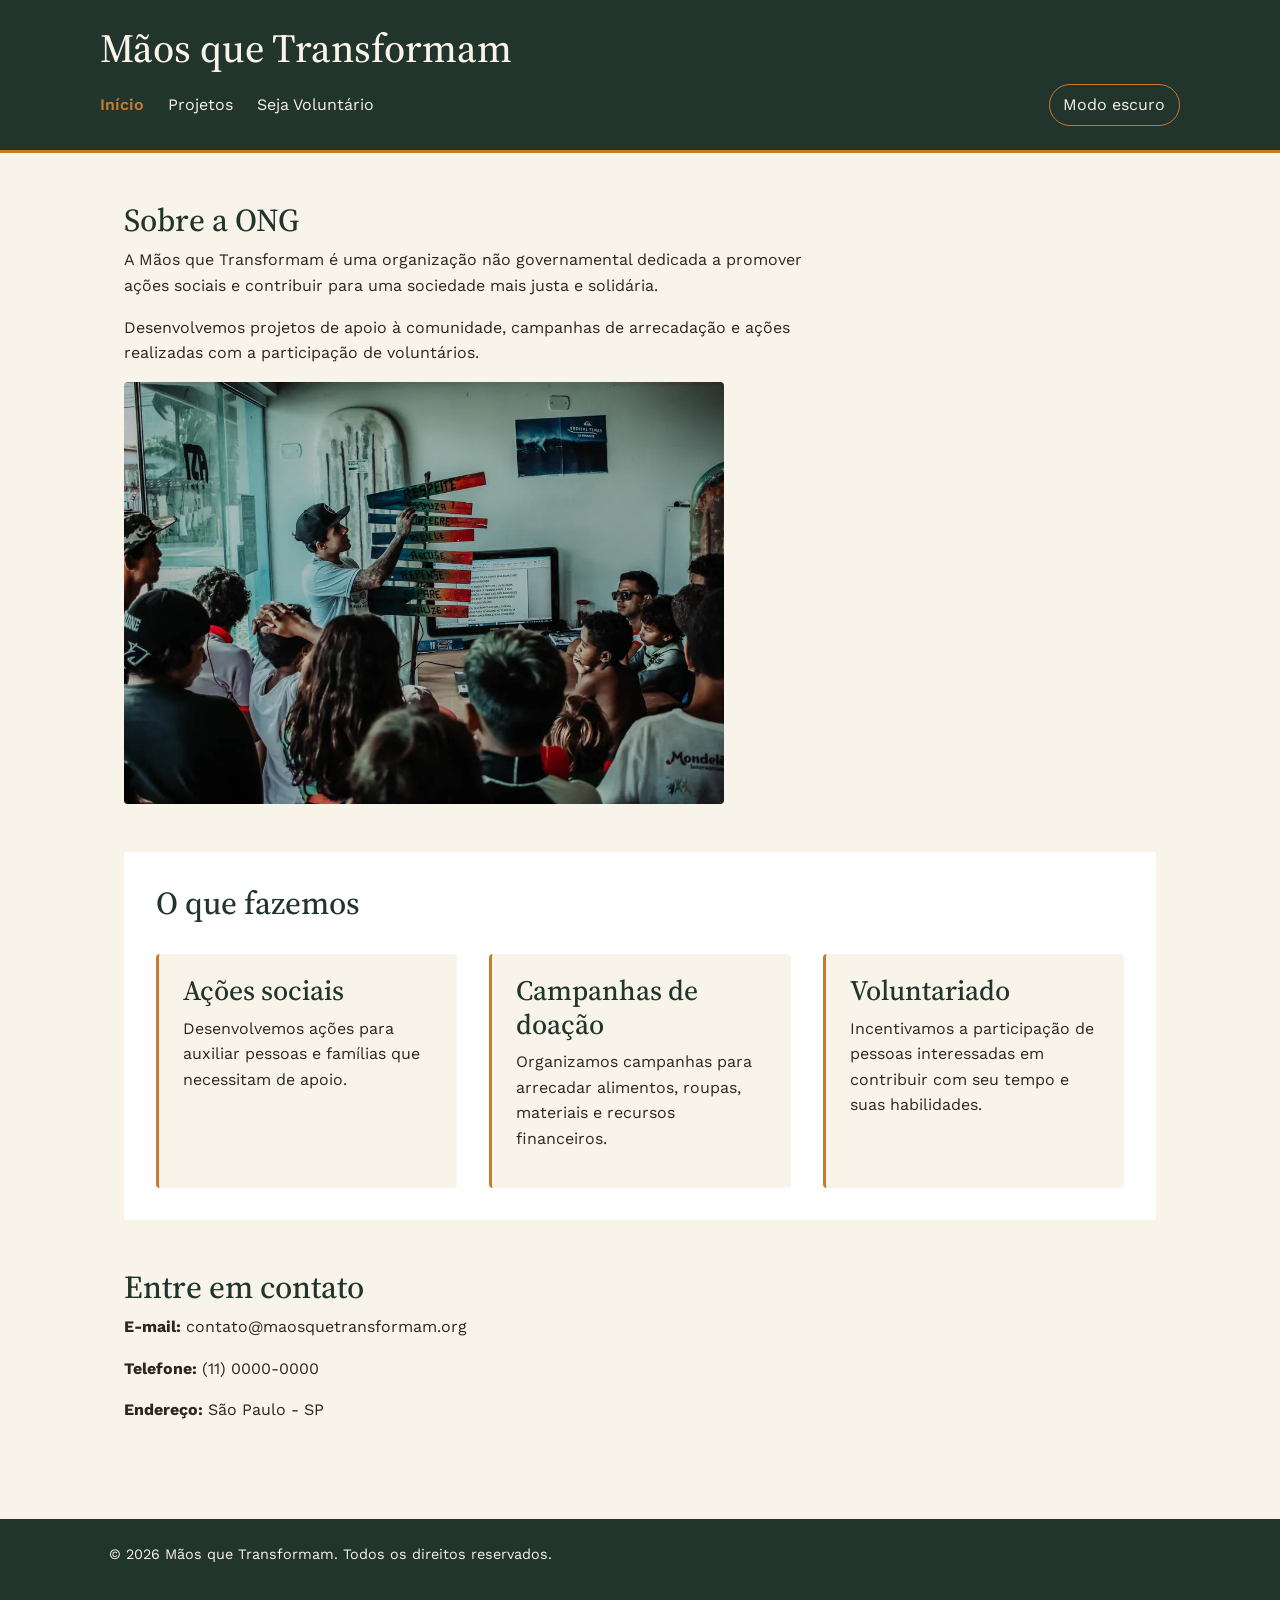
<file: index.html>
<!DOCTYPE html>
<html lang="pt-BR">

<head>
    <meta charset="UTF-8">
    <meta name="viewport" content="width=device-width, initial-scale=1.0">
    <link rel="stylesheet" href="https://cdn.jsdelivr.net/npm/bootstrap@5.3.3/dist/css/bootstrap.min.css">
    <link rel="stylesheet" href="css/style.css">
    <link rel="stylesheet" href="css/theme.css">
    <title>Mãos que Transformam</title>
</head>

<body>

    <header>
        <h1>Mãos que Transformam</h1>

        <nav aria-label="Menu principal">
            <input type="checkbox" id="menu-toggle" class="menu-toggle">
            <label for="menu-toggle" class="menu-btn" aria-label="Abrir menu">&#9776;</label>

            <div class="menu-links">
                <button class="nav-link active" data-page="inicio" type="button">Início</button>
                <button class="nav-link" data-page="projetos" type="button">Projetos</button>
                <button class="nav-link" data-page="cadastro" type="button">Seja Voluntário</button>
            </div>

            <button class="theme-toggle" id="theme-toggle" type="button" aria-pressed="false">
                Modo escuro
            </button>
        </nav>
    </header>

    <main id="app" aria-live="polite"></main>

    <footer>
        <p>&copy; 2026 Mãos que Transformam. Todos os direitos reservados.</p>
    </footer>

    <script src="https://cdn.jsdelivr.net/npm/bootstrap@5.3.3/dist/js/bootstrap.bundle.min.js"></script>
    <script src="js/script.js"></script>
</body>

</html>
</file>
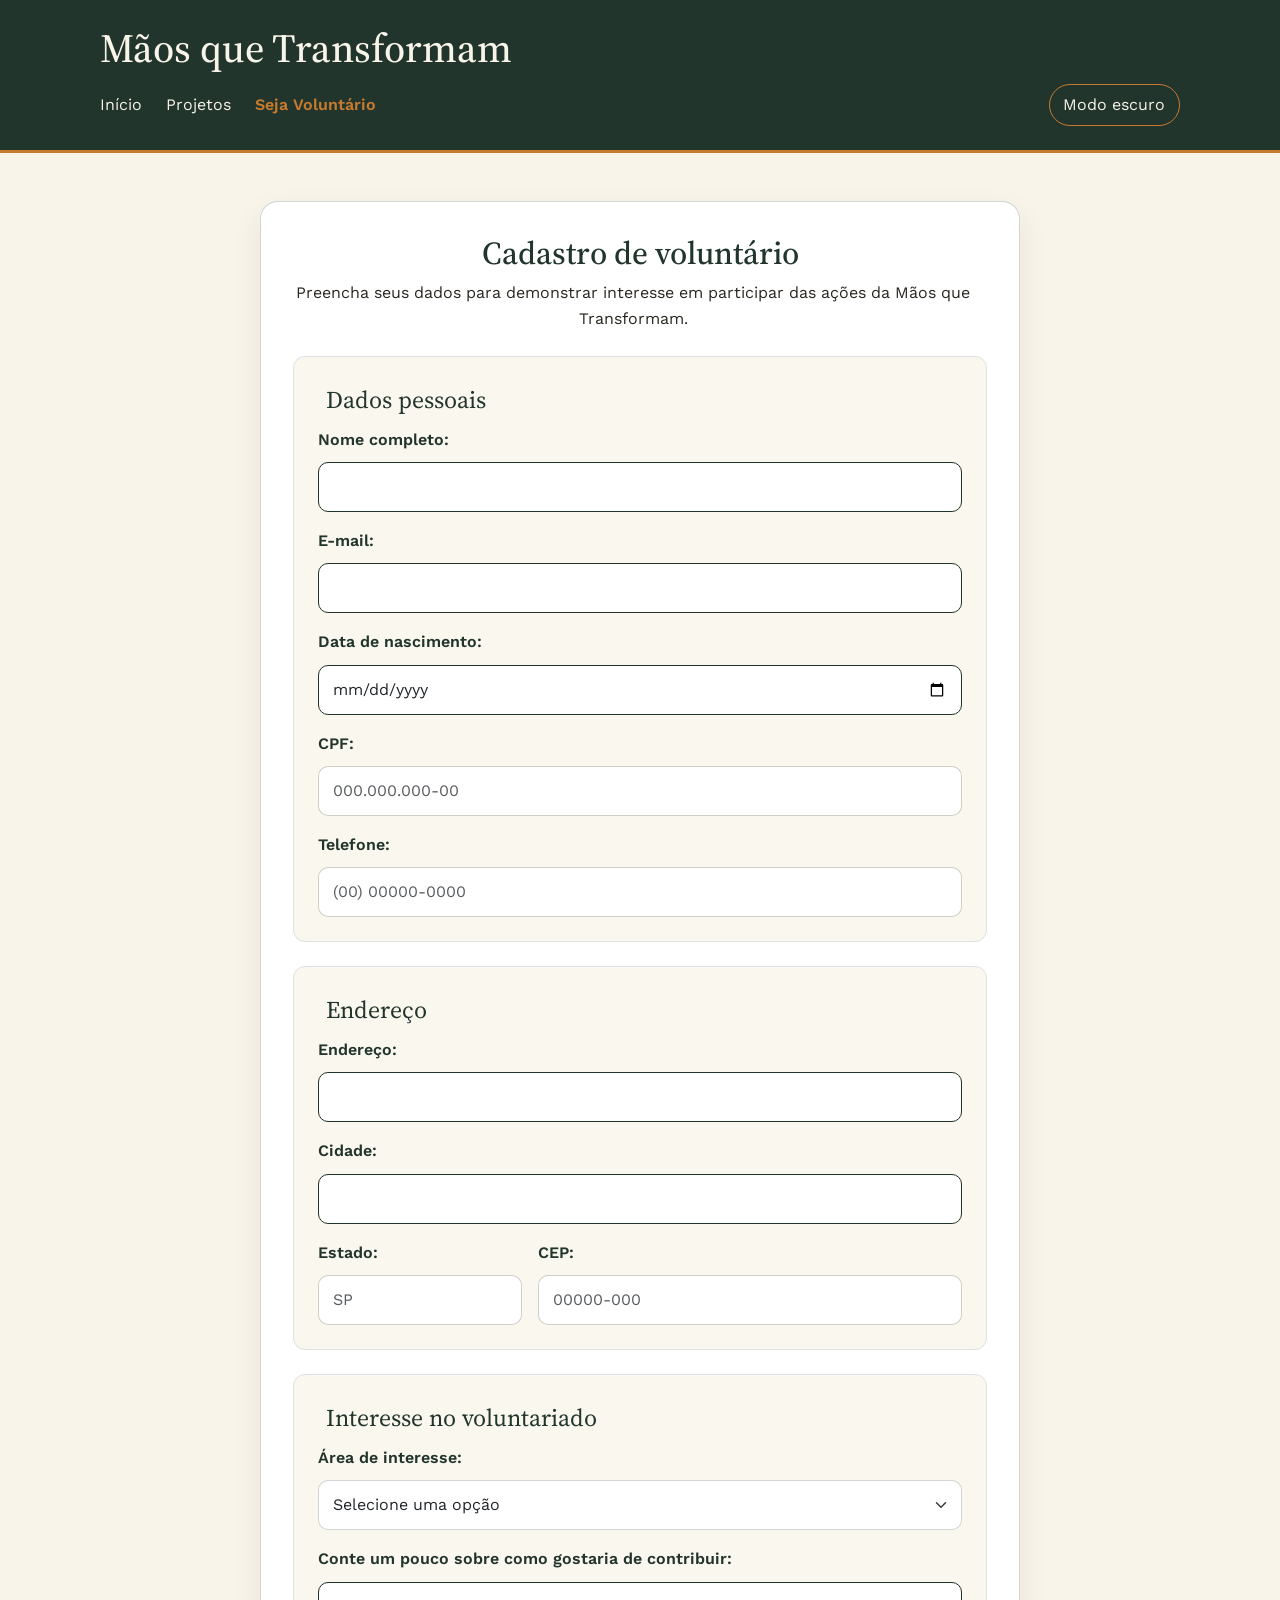
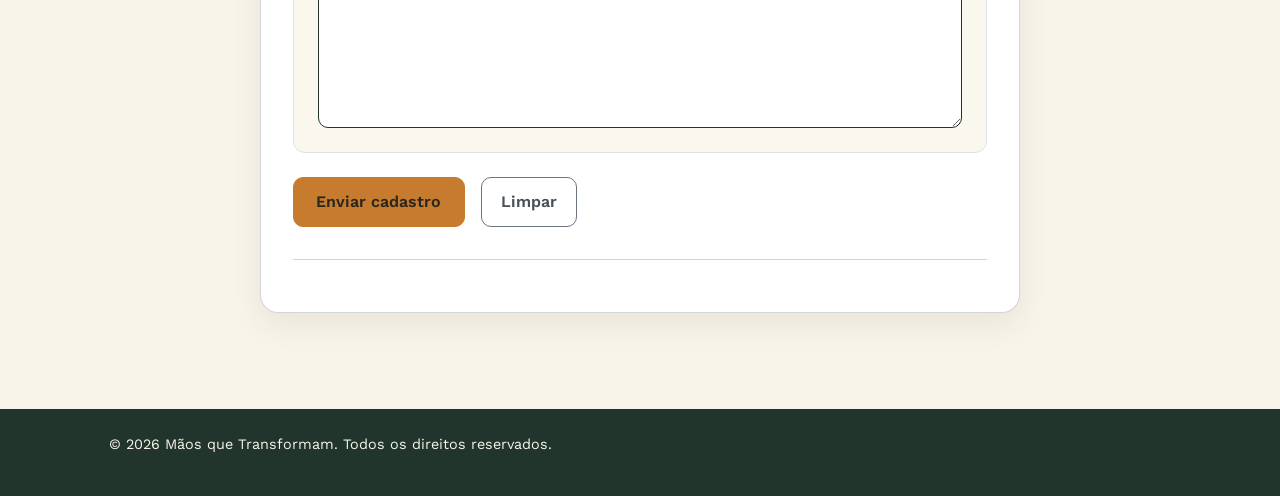
<file: cadastro.html>
<!DOCTYPE html>
<html lang="pt-BR">

<head>
    <meta charset="UTF-8">
    <meta name="viewport" content="width=device-width, initial-scale=1.0">
    <meta http-equiv="refresh" content="0; url=index.html#cadastro">
    <title>Redirecionando...</title>
</head>

<body>
    <p>Redirecionando para a página principal...</p>
    <script>
        window.location.href = 'index.html#cadastro';
    </script>
</body>

</html>
</file>
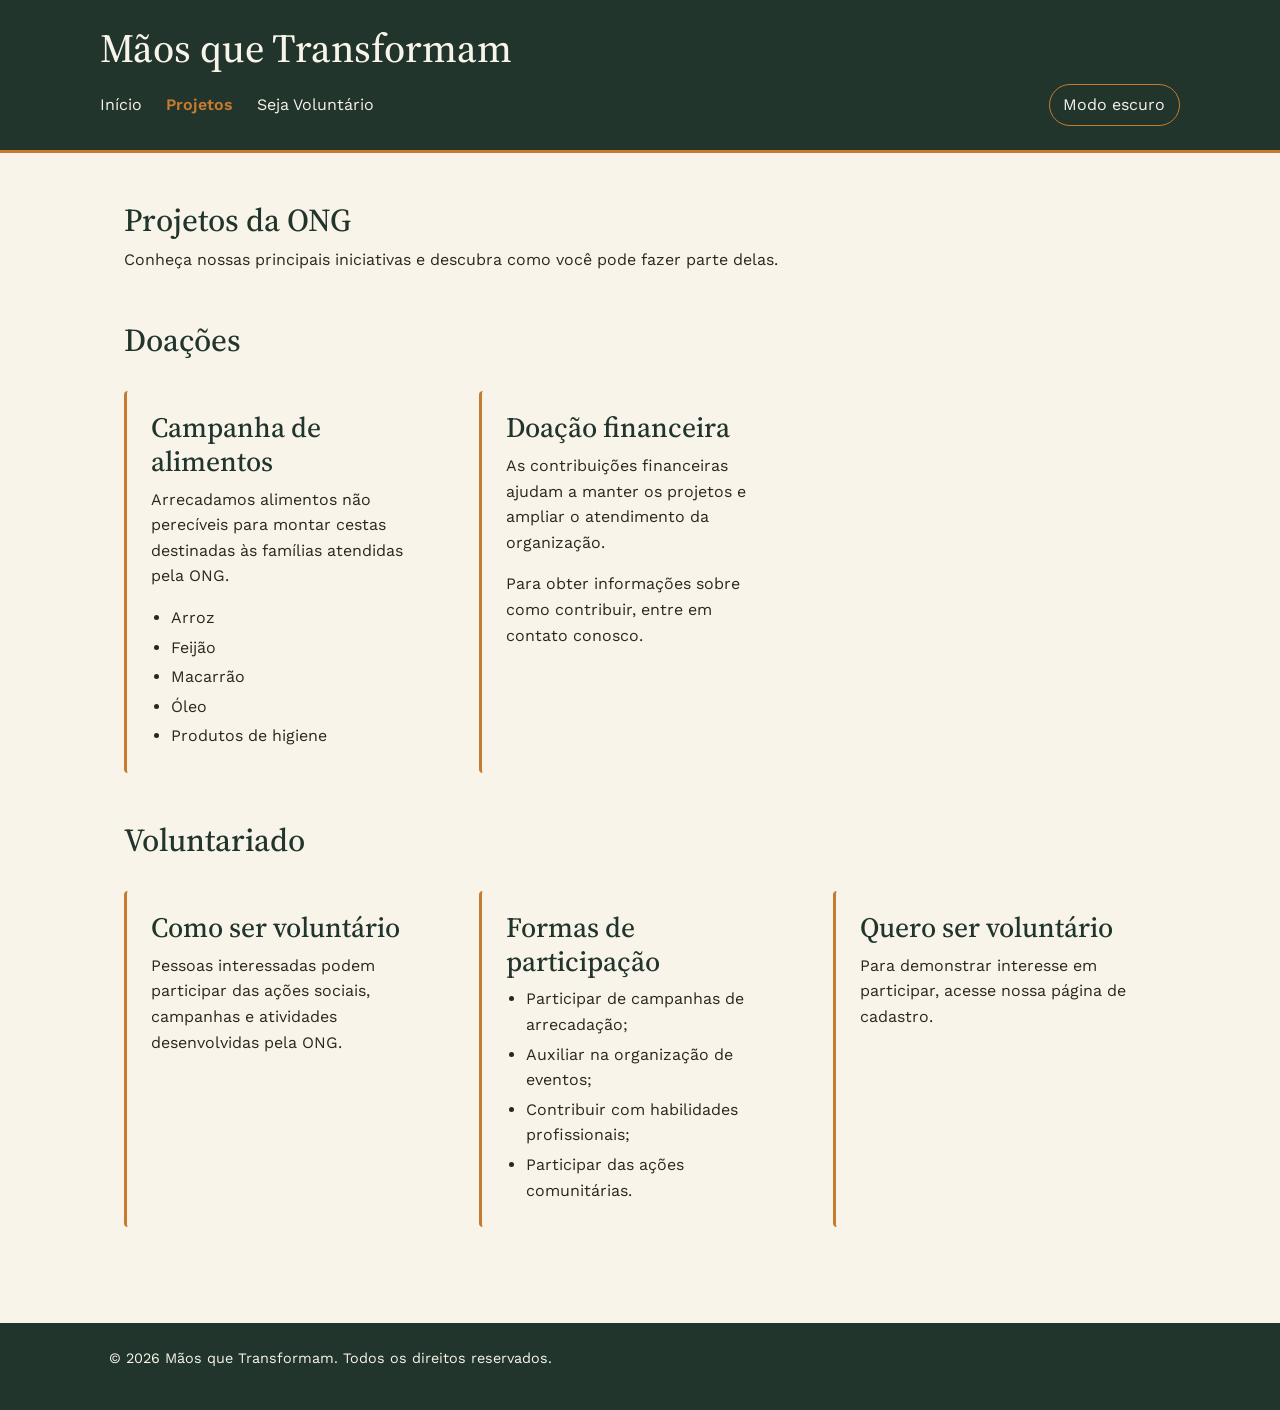
<file: projetos.html>
<!DOCTYPE html>
<html lang="pt-BR">

<head>
    <meta charset="UTF-8">
    <meta name="viewport" content="width=device-width, initial-scale=1.0">
    <meta http-equiv="refresh" content="0; url=index.html#projetos">
    <title>Redirecionando...</title>
</head>

<body>
    <p>Redirecionando para a página principal...</p>
    <script>
        window.location.href = 'index.html#projetos';
    </script>
</body>

</html>
</file>
<file: css/style.css>
@import url('https://fonts.googleapis.com/css2?family=Source+Serif+4:wght@600;700&family=Work+Sans:wght@400;500&display=swap');

:root {
    --grid-cols: 12;
}

* {
    box-sizing: border-box;
}

body {
    display: grid;
    grid-template-rows: auto 1fr auto;
    min-height: 100vh;
    margin: 0;
    font-family: "Work Sans", sans-serif;
    line-height: 1.6;
    color: var(--texto);
    background-color: var(--superficie);
    transition: background-color 0.2s ease, color 0.2s ease;
}

img { max-width: 100%; border-radius: 4px; }

h1, h2, h3 { font-family: "Source Serif 4", Georgia, serif; color: var(--verde); }
p { max-width: 68ch; }

header, footer { background-color: var(--cabecalho); color: var(--texto-cabecalho); padding: 1.5rem; }
header { border-bottom: 3px solid var(--ambar); }

header h1 { color: var(--texto-cabecalho); max-width: 1080px; margin: 0 auto 0.75rem; }

nav {
    display: flex;
    flex-wrap: wrap;
    align-items: center;
    gap: 1.5rem;
    max-width: 1080px;
    margin: 0 auto;
}

.nav-link {
    background: transparent;
    border: none;
    color: var(--texto-cabecalho);
    font: inherit;
    cursor: pointer;
    padding: 0;
    text-decoration: none;
}

.nav-link:hover,
.nav-link:focus-visible,
.nav-link.active { color: var(--ambar); }

.menu-toggle { display: none; }
.menu-btn { display: none; font-size: 1.5rem; line-height: 1; color: var(--texto-cabecalho); cursor: pointer; }
.menu-links { display: flex; flex-wrap: wrap; gap: 1.5rem; }

@media (max-width: 767px) {
    .menu-btn { display: block; margin-left: auto; }
    .menu-links { display: none; flex-direction: column; width: 100%; }
    .menu-toggle:checked ~ .menu-links { display: flex; }
}

main {
    max-width: 1080px;
    width: 100%;
    margin: 0 auto;
    padding: 3rem 1.5rem;
}

section { margin-bottom: 3rem; }

#objetivos,
#doacoes,
#voluntariado {
    display: grid;
    grid-template-columns: repeat(var(--grid-cols), 1fr);
    gap: 1.5rem;
}

#objetivos article, #doacoes article, #voluntariado article { grid-column: span 12; }

@media (min-width: 480px) {
    #objetivos, #doacoes, #voluntariado { gap: 1.75rem; }
}

@media (min-width: 768px) {
    #objetivos article, #doacoes article, #voluntariado article { grid-column: span 6; }
}

@media (min-width: 1024px) {
    #objetivos article, #doacoes article, #voluntariado article { grid-column: span 4; }
}

@media (min-width: 1280px) {
    #objetivos, #doacoes, #voluntariado { gap: 2rem; }
}

@media (min-width: 1536px) {
    main { max-width: 1280px; }
}

#objetivos { background-color: var(--superficie-card); padding: 2rem; border-radius: 4px; }

#objetivos h2, #doacoes h2, #voluntariado h2 { grid-column: 1 / -1; margin: 0; }

article { background-color: var(--superficie); border-left: 3px solid var(--ambar); border-radius: 4px; padding: 1.25rem 1.5rem; }
article h3 { margin-top: 0; }
article ul { margin: 0; padding-left: 1.25rem; }
article li { margin-bottom: 0.25rem; }
article a { color: var(--ambar); font-weight: 500; }
footer { text-align: center; font-size: 0.9rem; }

.grid-12 { display: grid; grid-template-columns: repeat(var(--grid-cols), 1fr); gap: 1.5rem; }

.col-1 { grid-column: span 1; }
.col-2 { grid-column: span 2; }
.col-3 { grid-column: span 3; }
.col-4 { grid-column: span 4; }
.col-5 { grid-column: span 5; }
.col-6 { grid-column: span 6; }
.col-7 { grid-column: span 7; }
.col-8 { grid-column: span 8; }
.col-9 { grid-column: span 9; }
.col-10 { grid-column: span 10; }
.col-11 { grid-column: span 11; }
.col-12 { grid-column: span 12; }

form { max-width: 480px; }

fieldset { border: 1px solid var(--areia); border-radius: 4px; padding: 1.25rem 1.5rem; margin-bottom: 1.5rem; }

legend { font-family: "Source Serif 4", Georgia, serif; color: var(--verde); padding: 0 0.5rem; }
label { font-weight: 500; }

input, select, textarea {
    width: 100%;
    padding: 0.5rem;
    margin-top: 0.25rem;
    border: 1px solid var(--borda);
    border-radius: 4px;
    font: inherit;
    transition: border-color 0.2s ease, box-shadow 0.2s ease;
}

input:focus, select:focus, textarea:focus {
    outline: 2px solid var(--ambar);
    outline-offset: 1px;
}

input:disabled, select:disabled, textarea:disabled {
    background-color: var(--areia);
    cursor: not-allowed;
    opacity: 0.7;
}

input:not(:placeholder-shown):valid, textarea:not(:placeholder-shown):valid {
    border-color: var(--verde);
}

input:invalid,
textarea:invalid,
select:invalid {
    border-color: rgba(34, 53, 44, 0.2);
    box-shadow: none;
}

select:valid {
    border-color: var(--verde);
}

input[type="submit"], input[type="reset"] {
    width: auto;
    padding: 0.6rem 1.25rem;
    border-radius: 4px;
    cursor: pointer;
    transition: filter 0.2s ease, background-color 0.2s ease, transform 0.1s ease, opacity 0.2s ease;
}

input[type="submit"] { background-color: var(--ambar); color: var(--areia-clara); border: none; }

input[type="submit"]:hover, input[type="submit"]:focus-visible {
    filter: brightness(1.1);
}

input[type="submit"]:active {
    filter: brightness(0.9);
    transform: translateY(1px);
}

input[type="reset"] { background-color: transparent; color: var(--verde); border: 1px solid var(--verde); }

input[type="reset"]:hover, input[type="reset"]:focus-visible {
    background-color: var(--verde);
    color: var(--areia-clara);
}

input[type="reset"]:active {
    transform: translateY(1px);
}

input[type="submit"]:disabled, input[type="reset"]:disabled {
    opacity: 0.5;
    cursor: not-allowed;
    filter: none;
    transform: none;
}

form p:last-of-type { display: flex; flex-wrap: wrap; gap: 1rem; align-items: center; }

.cadastro-shell {
    display: flex;
    justify-content: center;
    align-items: center;
    min-height: 70vh;
}

.cadastro-card {
    width: min(100%, 760px);
    background: var(--superficie-card);
    border: 1px solid var(--borda);
    border-radius: 18px;
    box-shadow: 0 12px 30px rgba(34, 53, 44, 0.08);
    padding: 2rem;
}

.cadastro-form {
    max-width: 100%;
    margin: 0 auto;
}

.cadastro-form fieldset {
    background: var(--superficie-campo);
    border-radius: 12px;
}

.cadastro-form .form-label {
    margin-bottom: 0.35rem;
    font-weight: 600;
    color: var(--verde);
}

.cadastro-form .form-control,
.cadastro-form .form-select,
.cadastro-form textarea {
    border-radius: 10px;
    border: 1px solid var(--borda);
    padding: 0.75rem 0.9rem;
}

.cadastro-form .btn-primary {
    background-color: var(--ambar);
    border-color: var(--ambar);
    color: var(--botao-principal-texto);
    padding: 0.75rem 1.4rem;
    border-radius: 10px;
    font-weight: 600;
}

.cadastro-form .btn-primary:hover,
.cadastro-form .btn-primary:focus-visible {
    background-color: #b66d1d;
    border-color: #b66d1d;
    color: var(--texto-cabecalho);
}

.cadastro-form .btn-outline-secondary {
    color: var(--botao-secundario-texto);
    border-color: var(--botao-secundario-borda);
    background-color: transparent;
    border-radius: 10px;
    padding: 0.75rem 1.2rem;
    font-weight: 600;
}

.cadastro-form .btn-outline-secondary:hover,
.cadastro-form .btn-outline-secondary:focus-visible {
    color: var(--texto-cabecalho);
    background-color: var(--botao-secundario-fundo-hover);
    border-color: var(--botao-secundario-fundo-hover);
}

.form-feedback {
    margin-top: 1rem;
    padding: 0.75rem 1rem;
    border-radius: 4px;
    background-color: var(--sucesso-fundo);
    color: var(--verde);
    border: 1px solid var(--sucesso-borda);
    display: none;
}

.form-feedback.visible {
    display: block;
}

.cadastro-history {
    margin-top: 2rem;
    padding-top: 1.25rem;
    border-top: 1px solid var(--borda);
}

.cadastro-history h3 {
    font-size: 1.25rem;
    margin-bottom: 0.75rem;
}

.cadastro-history ul {
    margin: 0;
    padding-left: 1.25rem;
}

.cadastro-history li {
    display: flex;
    flex-wrap: wrap;
    align-items: center;
    gap: 0.75rem;
    margin-bottom: 0.75rem;
}

.cadastro-history li span {
    flex: 1 1 18rem;
}

.nav-link.active {
    font-weight: 600;
}

@media (max-width: 767px) {
    .nav-link {
        text-align: left;
        padding: 0.25rem 0;
    }

    .cadastro-card {
        padding: 1.25rem;
    }

}
</file>
<file: css/theme.css>
:root {
    --verde: #22352C;
    --ambar: #C77B2E;
    --areia: #EFE8D8;
    --areia-clara: #F8F4E9;
    --texto: #2A2620;
    --superficie: #F8F4E9;
    --superficie-elevada: rgba(255, 255, 255, 0.45);
    --superficie-card: #FFFFFF;
    --superficie-campo: rgba(248, 244, 233, 0.7);
    --cabecalho: var(--verde);
    --texto-cabecalho: #F8F4E9;
    --botao-secundario-texto: #495057;
    --botao-secundario-borda: #6C757D;
    --botao-secundario-fundo-hover: #6C757D;
    --botao-principal-texto: #2A2620;
    --borda: rgba(34, 53, 44, 0.2);
    --sucesso-fundo: #E8F5E9;
    --sucesso-borda: #A5D6A7;
}

body.dark-mode {
    --verde: #D7E8DC;
    --ambar: #F0A45B;
    --areia: #26362E;
    --areia-clara: #18231E;
    --texto: #F4F1E8;
    --superficie: #18231E;
    --superficie-elevada: rgba(38, 54, 46, 0.92);
    --superficie-card: #22342B;
    --superficie-campo: #1D2D25;
    --cabecalho: #101A16;
    --texto-cabecalho: #F4F1E8;
    --botao-secundario-texto: #D5DDD8;
    --botao-secundario-borda: #9CAAA1;
    --botao-secundario-fundo-hover: #718078;
    --botao-principal-texto: #18231E;
    --borda: rgba(215, 232, 220, 0.25);
    --sucesso-fundo: #213B2A;
    --sucesso-borda: #6FA77B;
}

.theme-toggle {
    margin-left: auto;
    border: 1px solid var(--ambar);
    border-radius: 999px;
    padding: 0.45rem 0.85rem;
    background: transparent;
    color: var(--texto-cabecalho);
    font: inherit;
    cursor: pointer;
}

.theme-toggle:hover,
.theme-toggle:focus-visible {
    background-color: var(--ambar);
    color: var(--verde);
}

@media (max-width: 767px) {
    .theme-toggle {
        margin-left: 0;
    }
}
</file>
